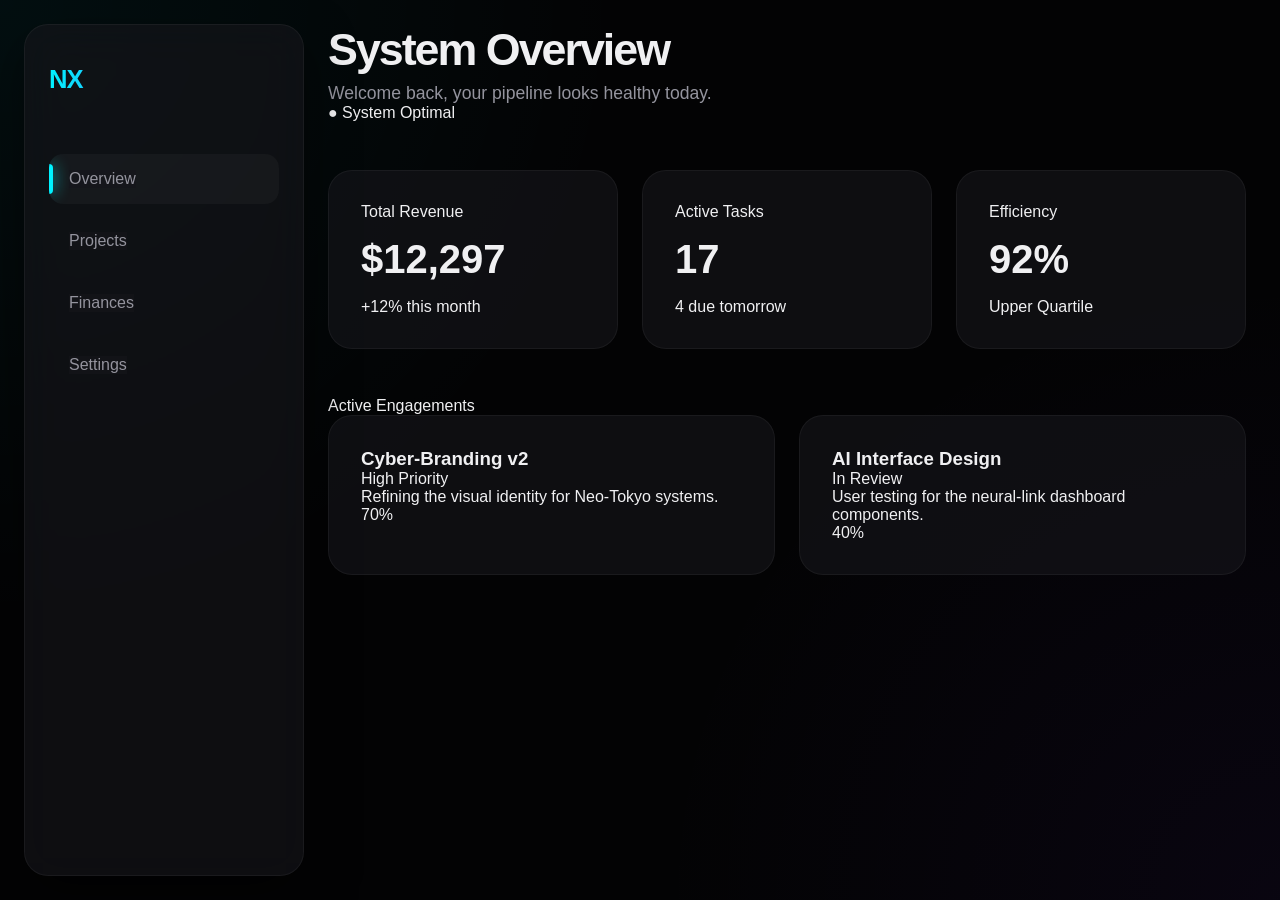
<file: index.html>
<!DOCTYPE html>
<html lang="en">
<head>
    <meta charset="UTF-8">
    <meta name="viewport" content="width=device-width, initial-scale=1.0">
    <title>Nexus Freelance OS</title>
    <link rel="stylesheet" href="dashboard.css">
    <script src="https://cdnjs.cloudflare.com/ajax/libs/gsap/3.12.2/gsap.min.js"></script>
</head>
<body>

    <main class="dashboard-wrapper">
        <nav class="sidebar">
            <div class="logo">NX</div>
            <ul class="nav-links">
                <li class="nav-item active"><a href="#">Overview</a></li>
                <li class="nav-item"><a href="projects.html">Projects</a></li>
                <li class="nav-item"><a href="finances.html">Finances</a></li>
                <li class="nav-item"><a href="settings.html">Settings</a></li>
            </ul>
        </nav>

        <section class="content-area">
            <div class="content-container">
                <header class="main-header">
                    <div class="header-text">
                        <h1 class="reveal-text">System Overview</h1>
                        <p class="subtitle">Welcome back, your pipeline looks healthy today.</p>
                    </div>
                    <div class="status-pill">● System Optimal</div>
                </header>

                <div class="stats-grid">
                    <div class="stat-card">
                        <span class="label">Total Revenue</span>
                        <h2 class="counter" data-target="12450">$0</h2>
                        <div class="trend positive">+12% this month</div>
                    </div>
                    <div class="stat-card">
                        <span class="label">Active Tasks</span>
                        <h2 class="counter" data-target="18">0</h2>
                        <div class="trend">4 due tomorrow</div>
                    </div>
                    <div class="stat-card">
                        <span class="label">Efficiency</span>
                        <h2 class="counter" data-target="94" data-suffix="%">0%</h2>
                        <div class="trend positive">Upper Quartile</div>
                    </div>
                </div>

                <div class="section-label">Active Engagements</div>
                <div class="project-feed">
                    <div class="project-card">
                        <div class="card-header">
                            <h3>Cyber-Branding v2</h3>
                            <span class="tag">High Priority</span>
                        </div>
                        <p>Refining the visual identity for Neo-Tokyo systems.</p>
                        <div class="progress-container">
                            <div class="progress-bar"><div class="progress-fill" style="width: 70%"></div></div>
                            <span class="percentage">70%</span>
                        </div>
                    </div>
                    
                    <div class="project-card">
                        <div class="card-header">
                            <h3>AI Interface Design</h3>
                            <span class="tag">In Review</span>
                        </div>
                        <p>User testing for the neural-link dashboard components.</p>
                        <div class="progress-container">
                            <div class="progress-bar"><div class="progress-fill" style="width: 40%"></div></div>
                            <span class="percentage">40%</span>
                        </div>
                    </div>
                </div>
            </div>
        </section>
    </main>

    <script>
        document.addEventListener("DOMContentLoaded", () => {
            // GSAP Counter Trick for Beast-Level Entry Effect
            const counters = document.querySelectorAll('.counter');
            
            counters.forEach(counter => {
                const target = parseInt(counter.getAttribute('data-target'));
                const isCurrency = counter.innerText.includes('$');
                const suffix = counter.getAttribute('data-suffix') || '';
                
                let countObj = { value: 0 };
                
                gsap.to(countObj, {
                    value: target,
                    duration: 1.8,
                    ease: "power3.out",
                    onUpdate: () => {
                        // Formatting currency vs normal counters
                        if (isCurrency) {
                            counter.innerText = `$${Math.floor(countObj.value).toLocaleString()}`;
                        } else {
                            counter.innerText = Math.floor(countObj.value) + suffix;
                        }
                    }
                });
            });

            // Smooth subtle entry for grid cards
            gsap.from(".stat-card", {
                opacity: 0,
                y: 20,
                stagger: 0.15,
                duration: 0.8,
                ease: "power2.out"
            });
        });
    </script>
</body>
</html>
</file>
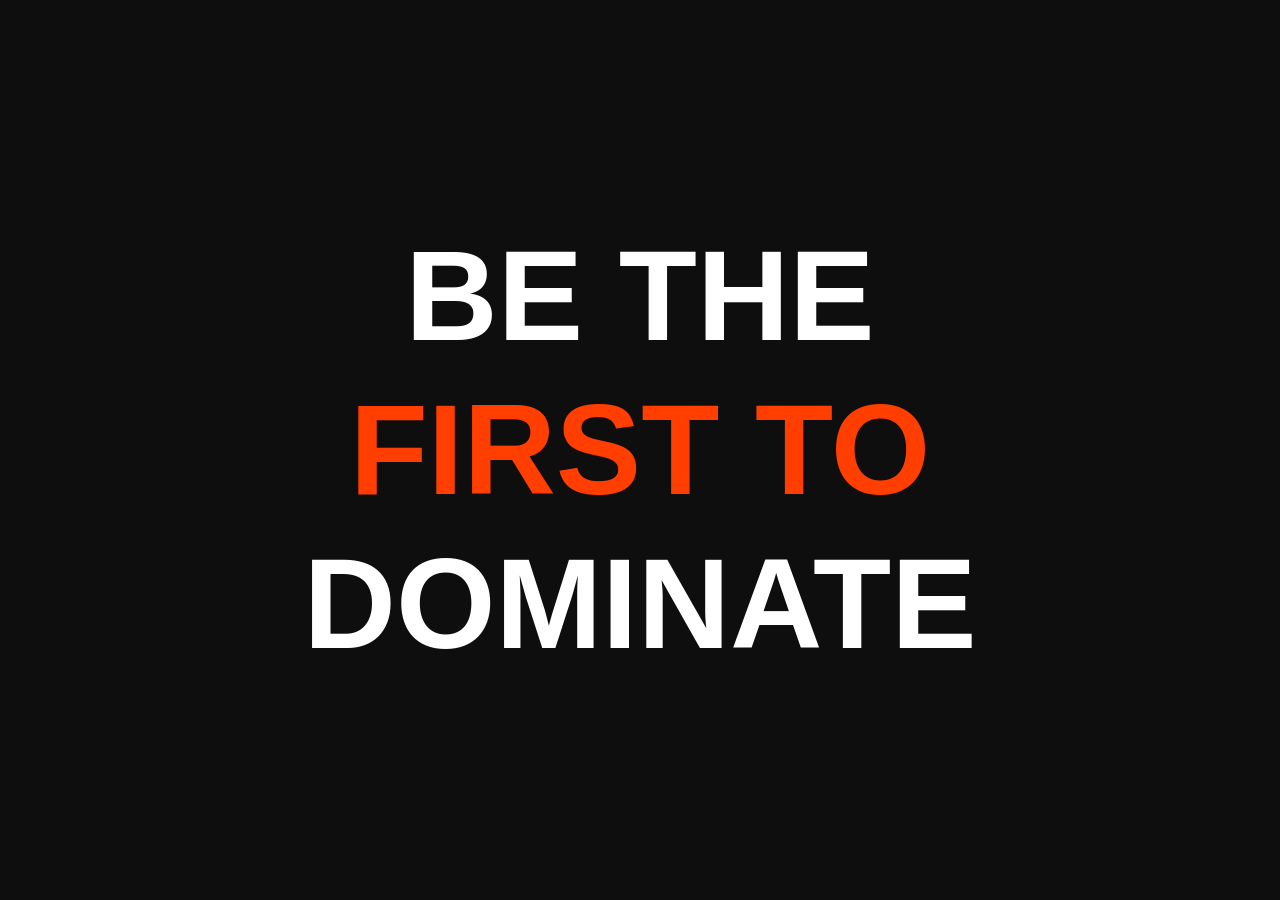
<file: animation.html>
<!DOCTYPE html>
<html lang="en">

<head>
    <meta charset="UTF-8">
    <meta name="viewport" content="width=device-width, initial-scale=1.0">
    <title>Document</title>
    <style>
      :root {
  --bg-color: #0e0e0e;
  --text-color: #fff;
  --accent-color: #ff3e00;
}

body {
  margin: 0;
  background: var(--bg-color);
  display: flex;
  justify-content: center;
  align-items: center;
  min-height: 100vh;
  font-family: 'Inter', sans-serif;
  overflow: hidden;
}

.kinetic-container {
  display: flex;
  flex-direction: column;
  align-items: center;
}

.text-block {
  overflow: hidden; /* Yeh letters ko 'hide' rakhta hai container ke bahar */
  height: 12vw; /* Responsive height */
  display: flex;
  align-items: center;
}

.layer {
  position: relative;
  display: block;
  font-size: 10vw; /* Responsive font size */
  font-weight: 900;
  color: var(--text-color);
  line-height: 1;
  transform: translateY(100%); /* Start position: Niche chhupa hua */
  animation: slideUp 0.8s cubic-bezier(0.77, 0, 0.175, 1) forwards;
}

/* Staggered Delay for responsiveness in timing */
.text-block:nth-child(1) .layer { animation-delay: 0.2s; }
.text-block:nth-child(2) .layer { animation-delay: 0.4s; color: var(--accent-color); }
.text-block:nth-child(3) .layer { animation-delay: 0.6s; }

@keyframes slideUp {
  to {
    transform: translateY(0); /* Final position: Center mein */
  }
}

/* Mobile optimizations */
@media (max-width: 600px) {
  .layer {
    font-size: 15vw; /* Mobile par thoda bada font */
  }
  .text-block {
    height: 18vw;
  }
}
    </style>
</head>

<div class="kinetic-container">
  <div class="text-block">
    <span class="layer" data-text="DESIGN">BE THE </span>
  </div>
  <div class="text-block">
    <span class="layer" data-text="DEVELOP">FIRST TO</span>
  </div>
  <div class="text-block">
    <span class="layer" data-text="DOMINATE">DOMINATE</span>
  </div>
</div>
</body>

</html>
</file>
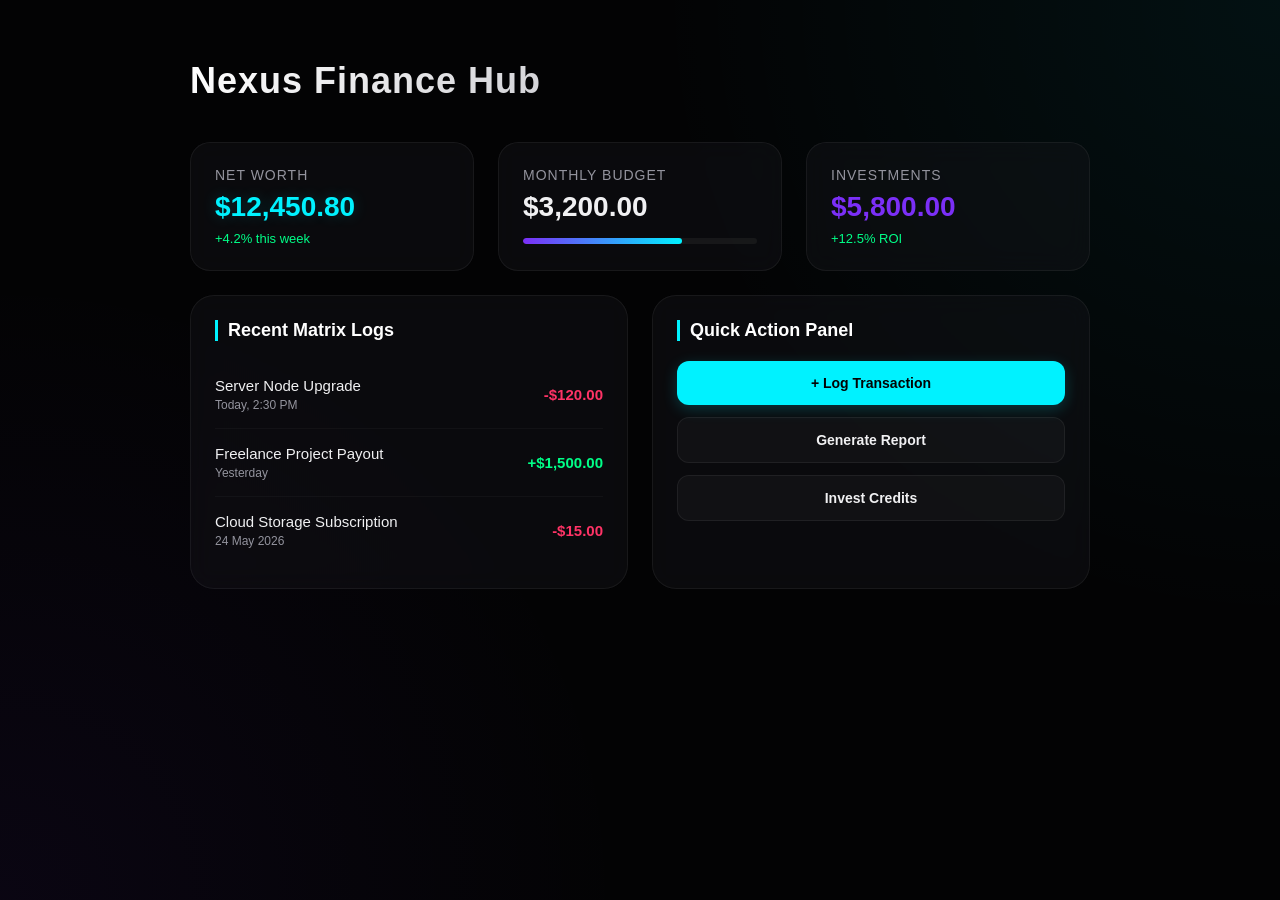
<file: finances.html>
<!DOCTYPE html>
<html lang="en">
<head>
    <meta charset="UTF-8">
    <meta name="viewport" content="width=device-width, initial-scale=1.0">
    <title>finances | nexus os</title>
    <link rel="stylesheet" href="finances.css">
</head>
<body>
    <div class="finance-container">
        <h1 class="title">Nexus Finance Hub</h1>
        
        <div class="stats-grid">
            <div class="stat-card" id="card-1">
                <div class="stat-label">Net Worth</div>
                <div class="stat-value text-glow">$12,450.80</div>
                <div class="stat-change positive">+4.2% this week</div>
            </div>
            <div class="stat-card" id="card-2">
                <div class="stat-label">Monthly Budget</div>
                <div class="stat-value">$3,200.00</div>
                <div class="progress-bar"><div class="progress" style="width: 68%;"></div></div>
            </div>
            <div class="stat-card" id="card-3">
                <div class="stat-label">Investments</div>
                <div class="stat-value" style="color: #7b2ff7;">$5,800.00</div>
                <div class="stat-change positive">+12.5% ROI</div>
            </div>
        </div>

        <div class="content-sections">
            <div class="section-box">
                <h2 class="section-title">Recent Matrix Logs</h2>
                <div class="log-item">
                    <div class="log-details">
                        <span class="log-name">Server Node Upgrade</span>
                        <span class="log-date">Today, 2:30 PM</span>
                    </div>
                    <span class="log-amount negative">-$120.00</span>
                </div>
                <div class="log-item">
                    <div class="log-details">
                        <span class="log-name">Freelance Project Payout</span>
                        <span class="log-date">Yesterday</span>
                    </div>
                    <span class="log-amount positive">+$1,500.00</span>
                </div>
                <div class="log-item">
                    <div class="log-details">
                        <span class="log-name">Cloud Storage Subscription</span>
                        <span class="log-date">24 May 2026</span>
                    </div>
                    <span class="log-amount negative">-$15.00</span>
                </div>
            </div>

            <div class="section-box control-panel">
                <h2 class="section-title">Quick Action Panel</h2>
                <div class="action-buttons">
                    <button class="btn btn-add" id="addLogBtn">+ Log Transaction</button>
                    <button class="btn btn-sec">Generate Report</button>
                    <button class="btn btn-sec">Invest Credits</button>
                </div>
            </div>
        </div>
    </div>

    <script>
        // Interactive Button Alert just to make it active
        document.getElementById('addLogBtn').addEventListener('click', () => {
            alert('Nexus Log System Initialized: Enter transaction amount...');
        });
    </script>
</body>
</html>
</file>
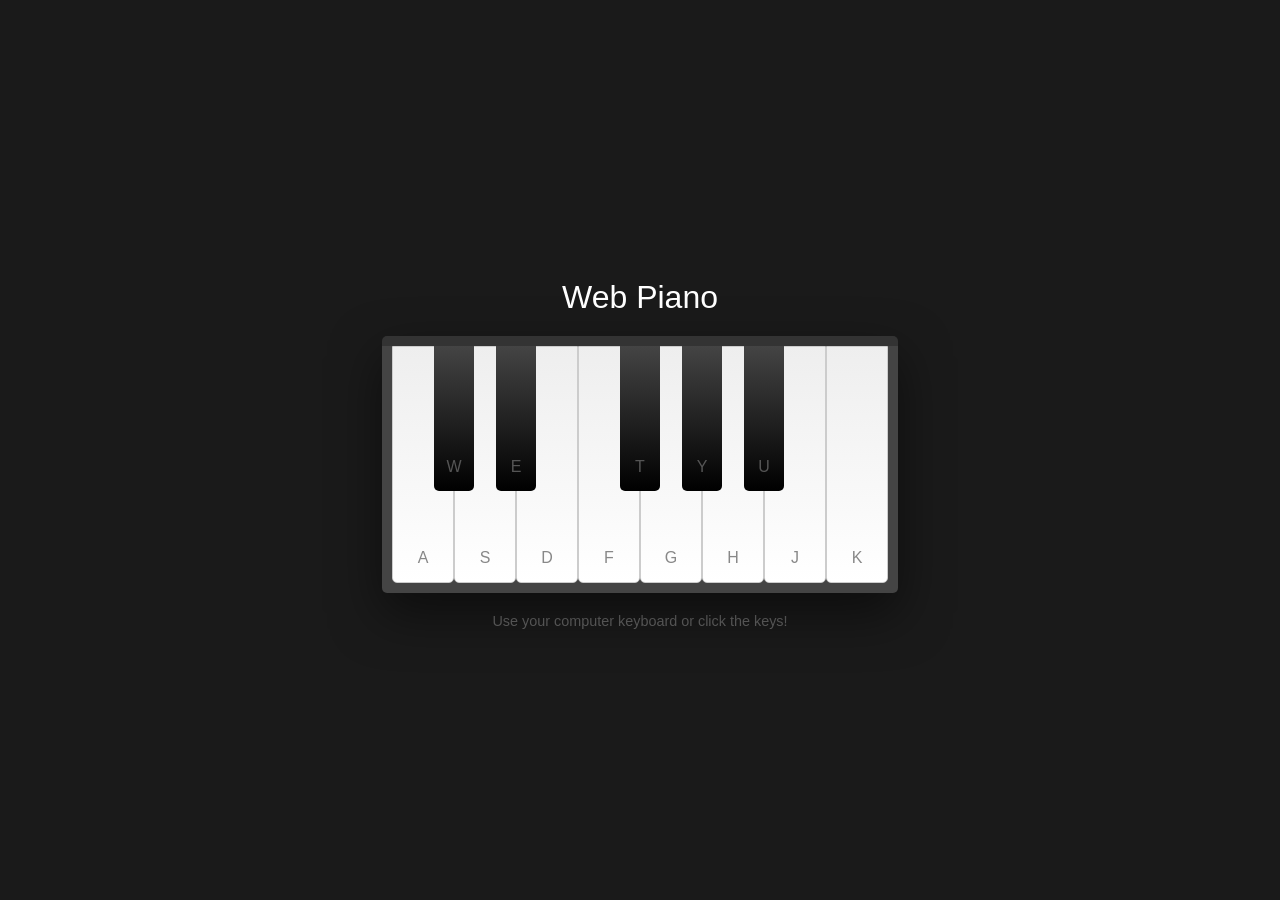
<file: piano.html>
<!DOCTYPE html>
<html lang="en">
<head>
    <meta charset="UTF-8">
    <meta name="viewport" content="width=device-width, initial-scale=1.0">
    <title>Pro JS Piano</title>
    <style>
        body {
            display: flex;
            flex-direction: column;
            justify-content: center;
            align-items: center;
            height: 100vh;
            background-color: #1a1a1a;
            margin: 0;
            color: white;
            font-family: 'Segoe UI', Tahoma, Geneva, Verdana, sans-serif;
        }

        h1 { margin-bottom: 20px; font-weight: 300; }

        .piano {
            display: flex;
            position: relative;
            box-shadow: 0 20px 50px rgba(0,0,0,0.5);
            border-top: 10px solid #333;
            padding: 0 10px 10px 10px;
            background: #444;
            border-radius: 5px;
        }

        .key {
            width: 60px;
            height: 220px;
            border: 1px solid #ccc;
            background: linear-gradient(to bottom, #eee 0%, #fff 100%);
            cursor: pointer;
            display: flex;
            flex-direction: column;
            justify-content: flex-end;
            align-items: center;
            padding-bottom: 15px;
            border-radius: 0 0 5px 5px;
            user-select: none;
            color: #888;
            transition: background 0.1s, transform 0.05s;
        }

        /* Black Keys */
        .key.black {
            width: 40px;
            height: 130px;
            background: linear-gradient(to bottom, #444 0%, #000 100%);
            border: none;
            color: #555;
            margin-left: -20px;
            margin-right: -20px;
            z-index: 2;
        }

        /* Active State (Visual Feedback) */
        .key.active {
            background: #add8e6; /* Light blue */
            transform: translateY(2px);
            color: #333;
        }

        .key.black.active {
            background: #4682b4; /* Steel blue */
            color: #fff;
        }

        .hint { margin-top: 20px; color: #666; font-size: 0.9em; }
    </style>
</head>
<body>

    <h1>Web Piano</h1>

    <div class="piano">
        <div class="key" data-key="a" data-note="261.63"><span>A</span></div>
        <div class="key black" data-key="w" data-note="277.18"><span>W</span></div>
        <div class="key" data-key="s" data-note="293.66"><span>S</span></div>
        <div class="key black" data-key="e" data-note="311.13"><span>E</span></div>
        <div class="key" data-key="d" data-note="329.63"><span>D</span></div>
        <div class="key" data-key="f" data-note="349.23"><span>F</span></div>
        <div class="key black" data-key="t" data-note="369.99"><span>T</span></div>
        <div class="key" data-key="g" data-note="392.00"><span>G</span></div>
        <div class="key black" data-key="y" data-note="415.30"><span>Y</span></div>
        <div class="key" data-key="h" data-note="440.00"><span>H</span></div>
        <div class="key black" data-key="u" data-note="466.16"><span>U</span></div>
        <div class="key" data-key="j" data-note="493.88"><span>J</span></div>
        <div class="key" data-key="k" data-note="523.25"><span>K</span></div>
    </div>

    <p class="hint">Use your computer keyboard or click the keys!</p>

    <script>
       const audioCtx = new (window.AudioContext || window.webkitAudioContext)();

function playNote(frequency, keyElement) {
    if (audioCtx.state === 'suspended') audioCtx.resume();

    // 1. Create Nodes
    const oscillator = audioCtx.createOscillator();
    const gainNode = audioCtx.createGain();
    const filter = audioCtx.createBiquadFilter();

    // 2. Configure Tone (Triangle + Low Pass Filter = Warmth)
    oscillator.type = 'circle';
    oscillator.frequency.setValueAtTime(frequency, audioCtx.currentTime);

    // Filter settings (Removes the "harsh" highs)
    filter.type = 'lowpass';
    filter.frequency.setValueAtTime(1000, audioCtx.currentTime); 
    filter.Q.setValueAtTime(1, audioCtx.currentTime);

    // 3. Aesthetic Volume Envelope (Soft Attack & Long Release)
    const now = audioCtx.currentTime;
    gainNode.gain.setValueAtTime(0, now);
    // Soft fade in (Attack)
    gainNode.gain.linearRampToValueAtTime(0.3, now + 0.05); 
    // Smooth fade out (Release)
    gainNode.gain.exponentialRampToValueAtTime(0.0001, now + 2.5);

    // 4. Connect the chain
    oscillator.connect(filter);
    filter.connect(gainNode);
    gainNode.connect(audioCtx.destination);

    // 5. Start and Stop
    oscillator.start(now);
    oscillator.stop(now + 2.5);

    // Visual Feedback
    keyElement.classList.add('active');
    setTimeout(() => keyElement.classList.remove('active'), 150);
}

// Click Logic
document.querySelectorAll('.key').forEach(key => {
    key.addEventListener('mousedown', () => {
        playNote(parseFloat(key.dataset.note), key);
    });
});

// Keyboard Logic
window.addEventListener('keydown', (e) => {
    const code = e.key.toLowerCase();
    const keyElement = document.querySelector(`.key[data-key="${code}"]`);
    if (keyElement && !e.repeat) {
        playNote(parseFloat(keyElement.dataset.note), keyElement);
    }
});
    </script>
</body>
</html>
</file>
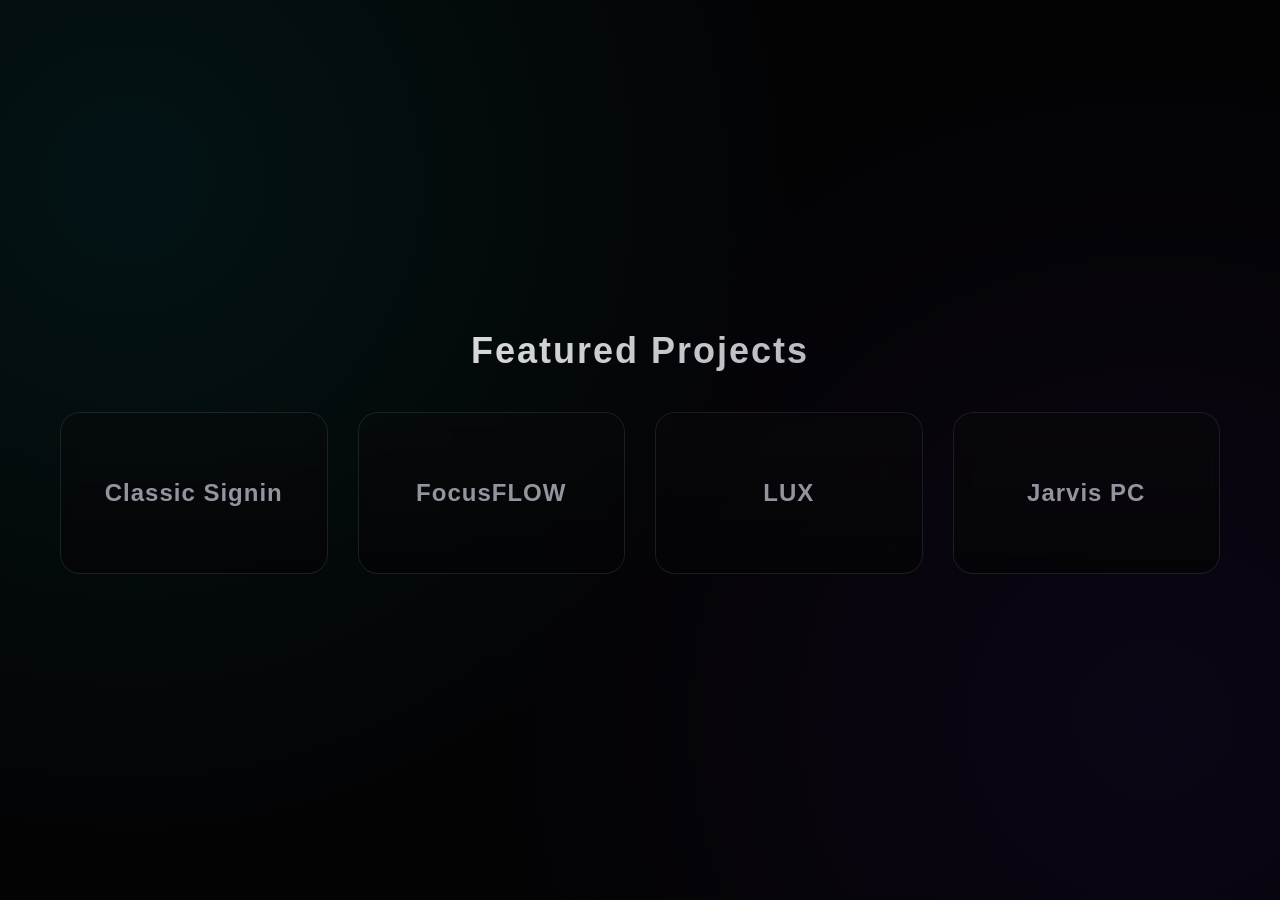
<file: projects.html>
<!DOCTYPE html>
<html lang="en">
<head>
    <meta charset="UTF-8">
    <meta name="viewport" content="width=device-width, initial-scale=1.0">
    <title>Projects Portfolio</title>
    <link rel="stylesheet" href="projects.css">
</head>
<body>
    <div class="container">
        <h1 class="title">Featured Projects</h1>
        <div class="main">
            <div class="mainbar">
                <a class="pro-cards" id="an-1" href="signin.html">
                    <div class="card-bg-img" style="background-image: url('https://images.unsplash.com/photo-1614064641938-3bbee52942c7?w=500&q=80');"></div>
                    <div class="card-overlay"></div>
                    <div class="text">Classic Signin</div>
                </a>
                
                <a class="pro-cards" id="an-2" href="productivity.html">
                    <div class="card-bg-img" style="background-image: url('https://images.unsplash.com/photo-1516321318423-f06f85e504b3?w=500&q=80');"></div>
                    <div class="card-overlay"></div>
                    <div class="text">FocusFLOW</div>
                </a>
                
                <a class="pro-cards" id="an-3" href="e-commerce.html">
                    <div class="card-bg-img" style="background-image: url('https://images.unsplash.com/photo-1563986768609-322da13575f3?w=500&q=80');"></div>
                    <div class="card-overlay"></div>
                    <div class="text">LUX</div>
                </a>
                
                <a class="pro-cards" id="an-4" href="#">
                    <div class="card-bg-img" style="background-image: url('https://images.unsplash.com/photo-1526374965328-7f61d4dc18c5?w=500&q=80');"></div>
                    <div class="card-overlay"></div>
                    <div class="text">Jarvis PC</div>
                </a>
            </div>
        </div>
    </div>
</body>
</html>
</file>
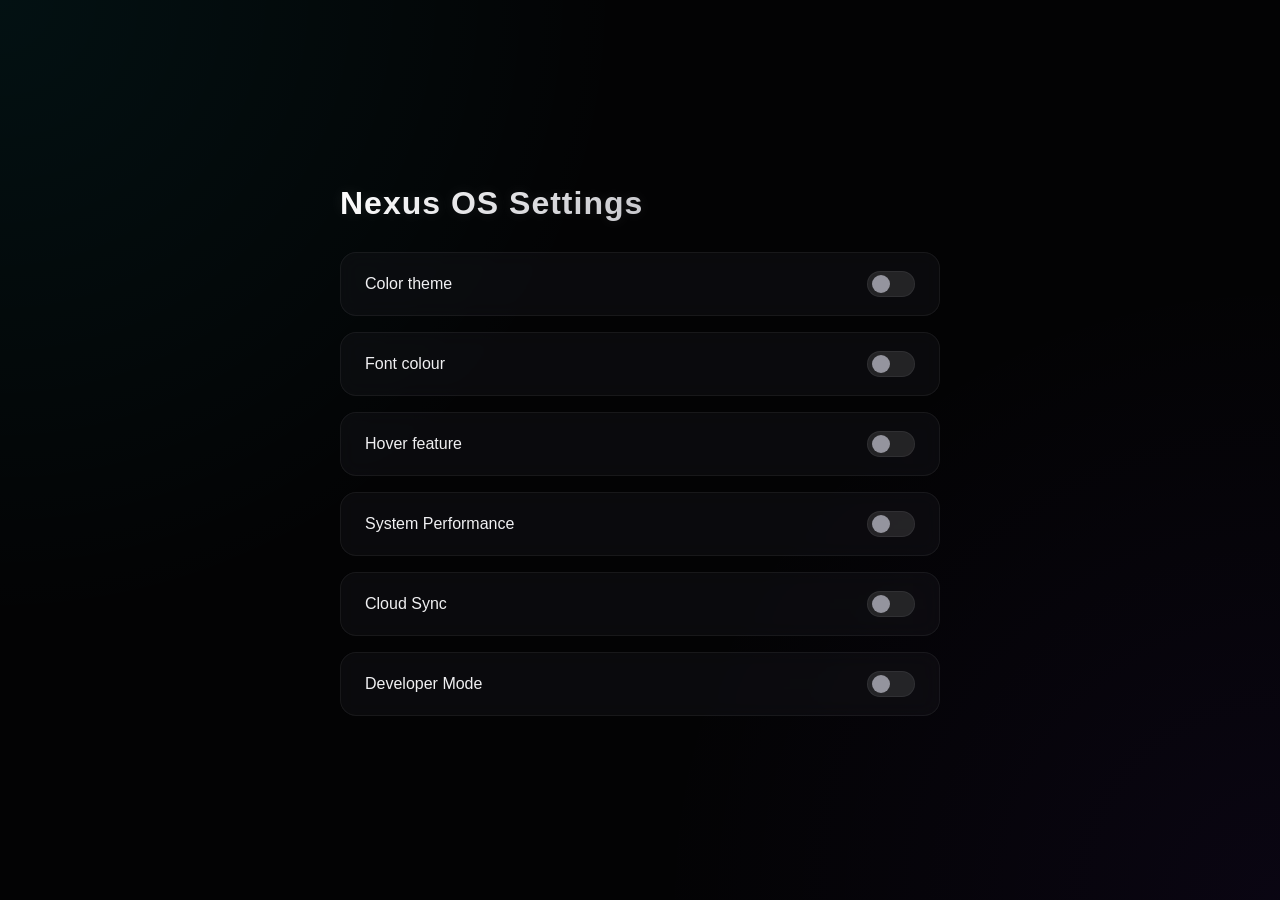
<file: settings.html>
<!DOCTYPE html>
<html lang="en">
<head>
    <meta charset="UTF-8">
    <meta name="viewport" content="width=device-width, initial-scale=1.0">
    <title>settings | nexus os</title>
    <link rel="stylesheet" href="settings.css">
</head>
<body>
    <div class="settings-container">
        <h1 class="title">Nexus OS Settings</h1>
        
        <div class="settings-list">
            <div class="bars">  
                <span class="setting-text">Color theme</span> 
                <div class="toggle-button">
                    <div class="scroll-circle"></div>
                </div>
            </div>
            
            <div class="bars">  
                <span class="setting-text">Font colour</span> 
                <div class="toggle-button">
                    <div class="scroll-circle"></div>
                </div>
            </div>
            
            <div class="bars"> 
                <span class="setting-text">Hover feature</span>
                <div class="toggle-button">
                    <div class="scroll-circle"></div>
                </div>
            </div>
            
            <div class="bars">
                <span class="setting-text">System Performance</span>
                <div class="toggle-button">
                    <div class="scroll-circle"></div>
                </div>
            </div>
            
            <div class="bars"> 
                <span class="setting-text">Cloud Sync</span>
                <div class="toggle-button">
                    <div class="scroll-circle"></div>
                </div>
            </div>
            
            <div class="bars">
                <span class="setting-text">Developer Mode</span>
                <div class="toggle-button">
                    <div class="scroll-circle"></div>
                </div>
            </div>
        </div>
    </div>

    <script>
        // Saare toggle buttons ko select karein
        const toggleButtons = document.querySelectorAll('.toggle-button');

        toggleButtons.forEach(button => {
            button.addEventListener('click', () => {
                // 'active' class ko toggle karein click par
                button.classList.toggle('active');
            });
        });
    </script>
</body>
</html>
</file>
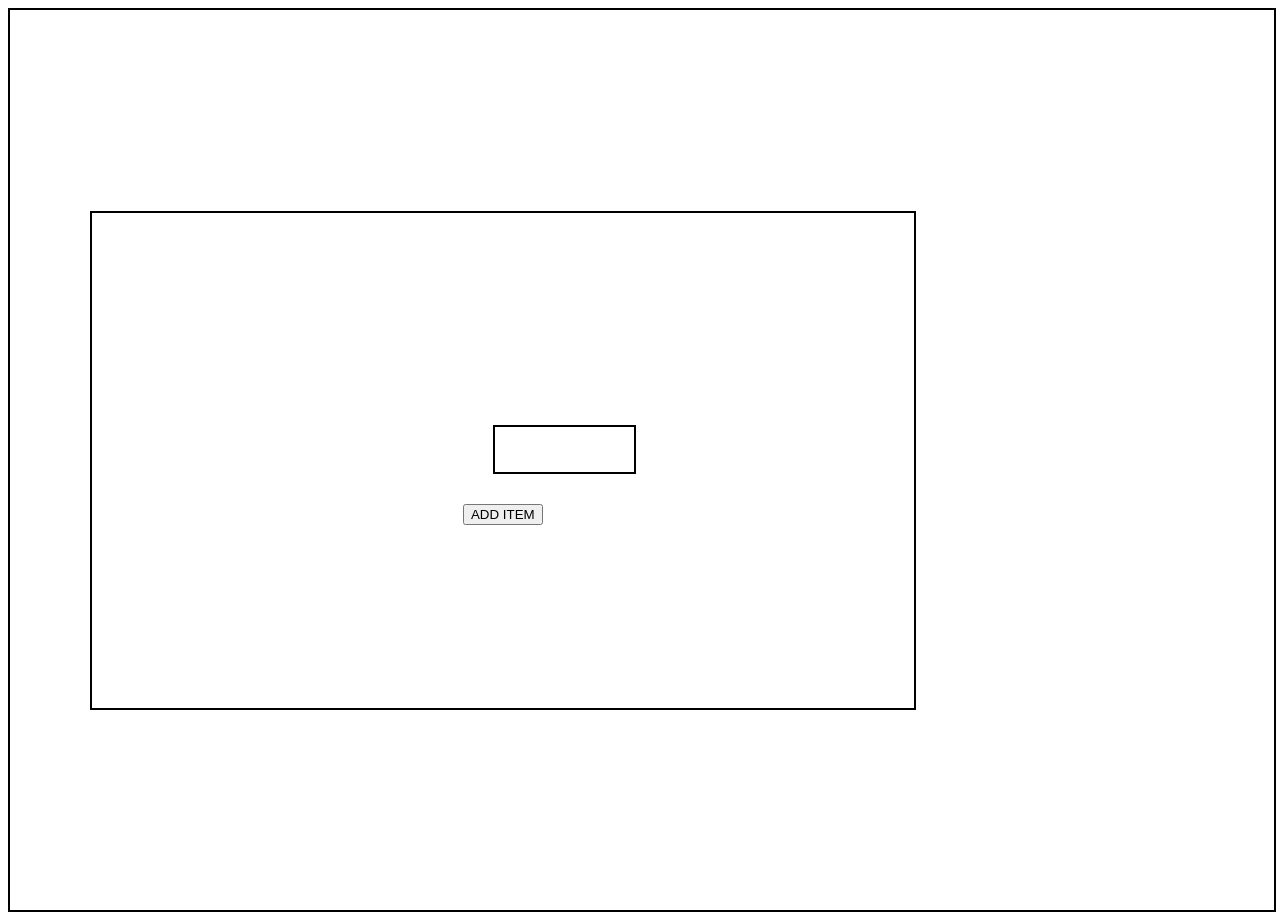
<file: shop-item.html>
<!DOCTYPE html>
<html lang="en">
<head>
    <meta charset="UTF-8">
    <meta name="viewport" content="width=device-width, initial-scale=1.0">
    <title>shop-item|e-commerce site</title>
    <link rel="stylesheet" href="style2.css">
</head>
<body>
    <div class="m-product">

        <div class="products">
            <div class="product-list">
                <div class="pr"  id="pr"></div>
            <button id="pr21" onclick="button()">ADD ITEM</button>
            </div>
        </div>
        
    </div>
    
    <script>
        let a = document.getElementById("pr21")
        function button(){
            document.createElement("")
        }

    </script>
</body>
</html>
</file>
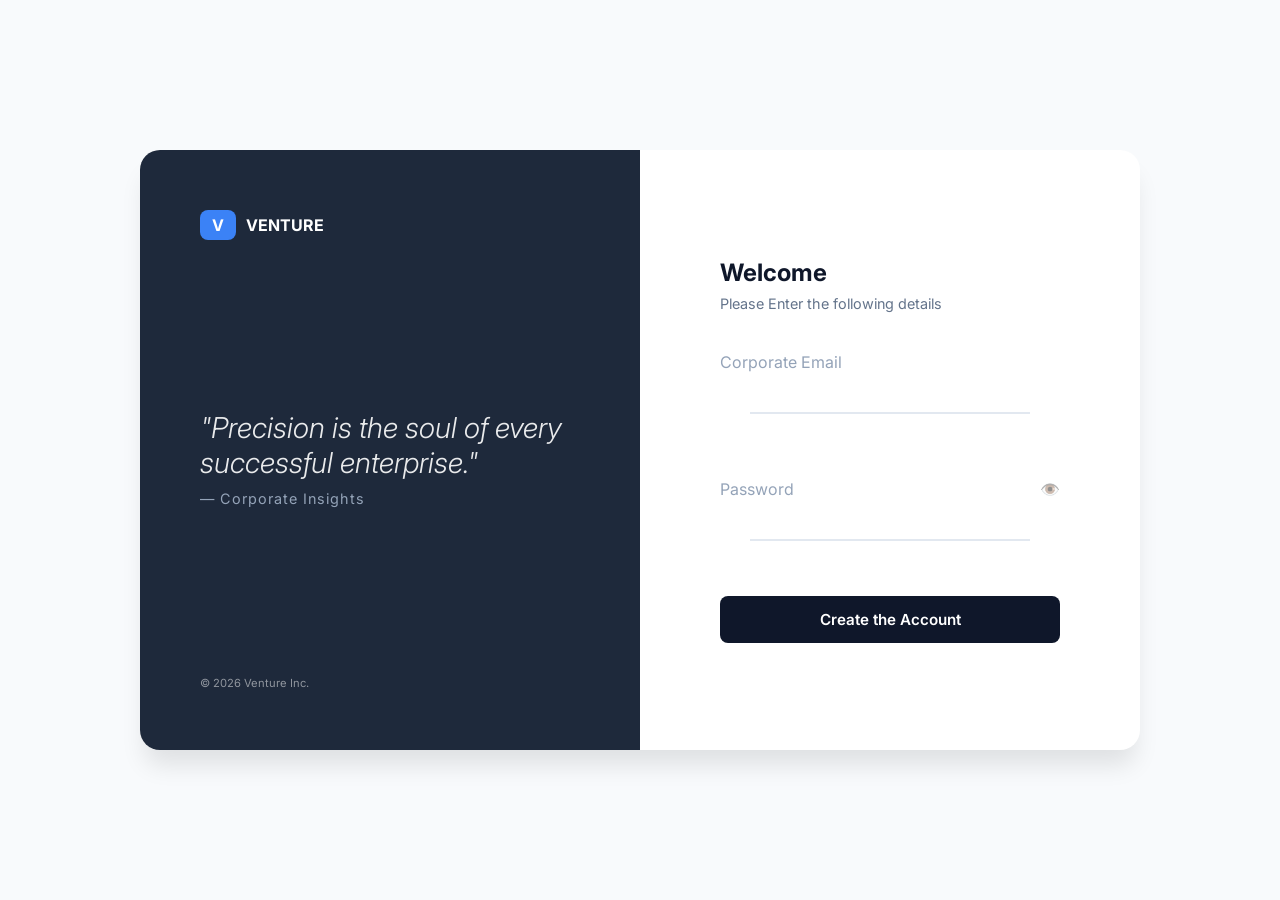
<file: signin.html>
<!DOCTYPE html>
<html lang="en">
<head>
    <meta charset="UTF-8">
    <meta name="viewport" content="width=device-width, initial-scale=1.0">
    <title>Enterprise Portal | Login</title>
    <link rel="stylesheet" href="sign.css">
    <link href="https://fonts.googleapis.com/css2?family=Inter:wght@400;500;600;700&display=swap" rel="stylesheet">
</head>
<body>

<div class="master-container">
        <div class="brand-section">
            <div class="logo-area">
                <div class="logo-icon">V</div>
                <span>VENTURE</span>
            </div>
            <div class="quote-area">
                <p class="quote-text">"Precision is the soul of every successful enterprise."</p>
                <p class="quote-author">— Corporate Insights</p>
            </div>
            <div class="legal-minimal">© 2026 Venture Inc.</div>
        </div>

        <div class="form-section">
            <div class="login-form">
                <h2>Welcome</h2>
                <p class="subtitle">Please Enter the following details</p>

                <form id="mainLoginForm">
                    <div class="input-group">
                        <input type="email" id="email" required placeholder=" ">
                        <label for="email">Corporate Email</label>
                    </div>

                    <div class="input-group">
                        <input type="password" id="passInput" required placeholder=" ">
                        <label for="passInput">Password</label>
                        <span class="toggle-password" onclick="togglePass()">👁️</span>
                    </div>

                    <button type="submit" class="login-btn" id="loginBtn">
                        <span class="btn-text">Create the Account</span>
                        <div class="spinner"></div>
                    </button>
                </form>

                
                </div>
            </div>
        </div>
    </div>

    <script src="script.js"></script>
</body>
</html>
</file>
<file: dashboard.css>
:root {
    --bg: #030304;
    --card-bg: rgba(23, 23, 28, 0.6);
    --accent: #00f2ff;
    --accent-glow: rgba(0, 242, 255, 0.15);
    --border: rgba(255, 255, 255, 0.05);
    --text-main: #f0f0f2;
    --text-dim: #94949e;
    --sidebar-width: 280px;
    --gap: 24px;
}

* { 
    box-sizing: border-box; 
    margin: 0; 
    padding: 0;
}

body {
    background-color: var(--bg);
    background-image: 
        radial-gradient(circle at 0% 0%, rgba(0, 242, 255, 0.05) 0%, transparent 40%),
        radial-gradient(circle at 100% 100%, rgba(123, 47, 247, 0.05) 0%, transparent 40%);
    color: var(--text-main);
    font-family: 'Inter', -apple-system, BlinkMacSystemFont, sans-serif;
    min-height: 100vh;
    display: flex;
    justify-content: center;
    overflow-x: hidden;
}

.dashboard-wrapper {
    display: grid;
    grid-template-columns: var(--sidebar-width) 1fr;
    grid-template-areas: "sidebar content";
    width: 100%;
    max-width: 1600px;
    height: 100vh;
    padding: var(--gap);
    gap: var(--gap);
}

/* --- SIDEBAR: The Glass Pillar --- */
.sidebar {
    grid-area: sidebar;
    background: var(--card-bg);
    backdrop-filter: blur(20px);
    border: 1px solid var(--border);
    border-radius: 24px;
    padding: 40px 24px;
    display: flex;
    flex-direction: column;
    box-shadow: 0 20px 50px rgba(0,0,0,0.5);
}

.logo {
    font-size: 1.6rem;
    font-weight: 900;
    background: linear-gradient(to right, var(--accent), #7b2ff7);
    -webkit-background-clip: text;
    -webkit-text-fill-color: transparent;
    margin-bottom: 60px;
    letter-spacing: -1px;
}

.nav-links {
    list-style: none;
    display: flex;
    flex-direction: column;
    gap: 12px;
}

.nav-item {
    position: relative;
    padding: 16px 20px;
    border-radius: 14px;
    color: var(--text-dim);
    font-weight: 500;
    cursor: pointer;
    transition: all 0.3s cubic-bezier(0.4, 0, 0.2, 1);
    display: flex;
    align-items: center;
    overflow: hidden;
}

.nav-item.active {
    color: var(--accent);
    background: rgba(255, 255, 255, 0.03);
}

.nav-item.active::before {
    content: '';
    position: absolute;
    left: 0;
    width: 4px;
    height: 60%;
    background: var(--accent);
    border-radius: 0 4px 4px 0;
    box-shadow: 0 0 15px var(--accent);
}

.nav-item:hover {
    color: var(--text-main);
    background: rgba(255, 255, 255, 0.05);
}

/* --- CONTENT AREA: The Main Stage --- */
.content-area {
    grid-area: content;
    overflow-y: auto;
    padding-right: 10px; /* Space for scrollbar */
}

/* Custom Scrollbar */
.content-area::-webkit-scrollbar { width: 6px; }
.content-area::-webkit-scrollbar-thumb { 
    background: var(--border); 
    border-radius: 10px; 
}

.main-header {
    margin-bottom: 48px;
}

.reveal-text {
    font-size: 2.8rem;
    font-weight: 800;
    letter-spacing: -2px;
    margin-bottom: 8px;
}

.subtitle { color: var(--text-dim); font-size: 1.1rem; }

/* --- CARDS: The Holographic Look --- */
.stats-grid {
    display: grid;
    grid-template-columns: repeat(3, 1fr);
    gap: var(--gap);
    margin-bottom: 48px;
}

.stat-card, .project-card {
    background: var(--card-bg);
    border: 1px solid var(--border);
    border-radius: 24px;
    padding: 32px;
    position: relative;
    transition: transform 0.4s ease, border-color 0.4s ease;
}

.stat-card:hover, .project-card:hover {
    border-color: rgba(0, 242, 255, 0.3);
}

.counter {
    font-size: 2.5rem;
    font-weight: 700;
    margin: 16px 0;
    font-variant-numeric: tabular-nums;
}

.project-feed {
    display: grid;
    grid-template-columns: repeat(2, 1fr);
    gap: var(--gap);
}
a{
    background-color: var(--card-bg);
    box-shadow: none;
    text-decoration: none;
    color: var(--text-dim);
}
/* --- RESPONSIVE ENGINE --- */
@media (max-width: 1200px) {
    .stats-grid { grid-template-columns: repeat(2, 1fr); }
}

@media (max-width: 950px) {
    .dashboard-wrapper {
        grid-template-columns: 1fr;
        grid-template-areas: "sidebar" "content";
        height: auto;
        padding: 16px;
    }

    .sidebar {
        padding: 20px;
        flex-direction: row;
        justify-content: space-between;
        align-items: center;
        height: 80px;
    }

    .logo { margin-bottom: 0; }

    .nav-links {
        flex-direction: row;
        gap: 8px;
    }

    .nav-item {
        padding: 10px 14px;
        font-size: 0.85rem;
    }

    .nav-item.active::before {
        height: 4px;
        width: 40%;
        left: 30%;
        bottom: 0;
        border-radius: 4px 4px 0 0;
    }
}

@media (max-width: 650px) {
    .stats-grid, .project-feed {
        grid-template-columns: 1fr;
    }
    
    .nav-item span { font-size: 0.75rem; }
    
    .reveal-text { font-size: 2rem; }
}
</file>
<file: finances.css>
:root {
    --bg: #030304;
    --card-bg: rgba(23, 23, 28, 0.4);
    --accent: #00f2ff;
    --accent-glow: rgba(0, 242, 255, 0.2);
    --border: rgba(255, 255, 255, 0.06);
    --text-main: #f0f0f2;
    --text-dim: #94949e;
    --success: #00ff88;
    --danger: #ff3366;
    --gap: 24px;
}

* {
    box-sizing: border-box;
    margin: 0;
    padding: 0;
}

body {
    background-color: var(--bg);
    background-image: 
        radial-gradient(circle at 100% 0%, rgba(0, 242, 255, 0.06) 0%, transparent 40%), 
        radial-gradient(circle at 0% 100%, rgba(123, 47, 247, 0.06) 0%, transparent 40%);
    color: var(--text-main);
    font-family: 'Inter', -apple-system, BlinkMacSystemFont, sans-serif;
    min-height: 100vh;
    display: flex;
    justify-content: center;
    align-items: flex-start;
    padding: 60px 20px;
}

.finance-container {
    width: 100%;
    max-width: 900px;
    animation: pageEntry 0.8s cubic-bezier(0.25, 1, 0.5, 1) forwards;
}

.title {
    font-size: 36px;
    font-weight: 700;
    letter-spacing: 1px;
    margin-bottom: 40px;
    background: linear-gradient(135deg, #fff 0%, var(--text-dim) 100%);
    -webkit-background-clip: text;
    -webkit-text-fill-color: transparent;
}

/* Grid layout for Cards */
.stats-grid {
    display: grid;
    grid-template-columns: repeat(auto-fit, minmax(250px, 1fr));
    gap: var(--gap);
    margin-bottom: var(--gap);
}

.stat-card {
    background: var(--card-bg);
    border: 1px solid var(--border);
    border-radius: 20px;
    padding: 24px;
    backdrop-filter: blur(12px);
    -webkit-backdrop-filter: blur(12px);
    transition: all 0.4s cubic-bezier(0.25, 1, 0.5, 1);
    opacity: 0;
}

/* Card entry delays */
#card-1 { animation: cardSlide 0.6s cubic-bezier(0.25, 1, 0.5, 1) 0.1s forwards; }
#card-2 { animation: cardSlide 0.6s cubic-bezier(0.25, 1, 0.5, 1) 0.2s forwards; }
#card-3 { animation: cardSlide 0.6s cubic-bezier(0.25, 1, 0.5, 1) 0.3s forwards; }

.stat-card:hover {
    transform: translateY(-6px);
    border-color: var(--accent);
    box-shadow: 0 15px 30px var(--accent-glow);
}

.stat-label {
    font-size: 14px;
    color: var(--text-dim);
    margin-bottom: 8px;
    text-transform: uppercase;
    letter-spacing: 1px;
}

.stat-value {
    font-size: 28px;
    font-weight: 700;
    margin-bottom: 8px;
}

.text-glow {
    text-shadow: 0 0 15px var(--accent-glow);
    color: var(--accent);
}

.stat-change {
    font-size: 13px;
    font-weight: 500;
}

.positive { color: var(--success); }
.negative { color: var(--danger); }

/* Progress bar for budget */
.progress-bar {
    width: 100%;
    height: 6px;
    background: rgba(255, 255, 255, 0.05);
    border-radius: 10px;
    overflow: hidden;
    margin-top: 15px;
}

.progress {
    height: 100%;
    background: linear-gradient(90deg, #7b2ff7, var(--accent));
    border-radius: 10px;
}

/* Two Column Bottom Layout */
.content-sections {
    display: grid;
    grid-template-columns: repeat(auto-fit, minmax(350px, 1fr));
    gap: var(--gap);
}

.section-box {
    background: var(--card-bg);
    border: 1px solid var(--border);
    border-radius: 24px;
    padding: 24px;
    backdrop-filter: blur(12px);
    -webkit-backdrop-filter: blur(12px);
}

.section-title {
    font-size: 18px;
    font-weight: 600;
    margin-bottom: 20px;
    color: #fff;
    border-left: 3px solid var(--accent);
    padding-left: 10px;
}

/* Transaction Item Styling */
.log-item {
    display: flex;
    justify-content: space-between;
    align-items: center;
    padding: 16px 0;
    border-bottom: 1px solid rgba(255, 255, 255, 0.03);
}

.log-item:last-child { border: none; }

.log-details {
    display: flex;
    flex-direction: column;
    gap: 4px;
}

.log-name {
    font-size: 15px;
    font-weight: 500;
}

.log-date {
    font-size: 12px;
    color: var(--text-dim);
}

.log-amount {
    font-size: 15px;
    font-weight: 600;
}

/* Control Panel Buttons */
.action-buttons {
    display: flex;
    flex-direction: column;
    gap: 12px;
}

.btn {
    width: 100%;
    padding: 14px;
    border-radius: 12px;
    font-size: 14px;
    font-weight: 600;
    cursor: pointer;
    transition: all 0.3s ease;
}

.btn-add {
    background: var(--accent);
    border: none;
    color: #030304;
    box-shadow: 0 4px 15px var(--accent-glow);
}

.btn-add:hover {
    transform: translateY(-2px);
    box-shadow: 0 8px 25px var(--accent-glow);
    background: #fff;
}

.btn-sec {
    background: rgba(255, 255, 255, 0.03);
    border: 1px solid var(--border);
    color: var(--text-main);
}

.btn-sec:hover {
    background: rgba(255, 255, 255, 0.08);
    border-color: rgba(255, 255, 255, 0.2);
    color: #fff;
}

/* Keyframe Animations */
@keyframes pageEntry {
    from { opacity: 0; transform: translateY(30px); }
    to { opacity: 1; transform: translateY(0); }
}

@keyframes cardSlide {
    from { opacity: 0; transform: translateY(20px); }
    to { opacity: 1; transform: translateY(0); }
}

/* Mobile Responsiveness */
@media (max-width: 500px) {
    body { padding: 30px 10px; }
    .content-sections { grid-template-columns: 1fr; }
}
</file>
<file: projects.css>
:root {
    --bg: #030304;
    --card-bg: rgba(23, 23, 28, 0.6);
    --accent: #00f2ff;
    --accent-glow: rgba(0, 242, 255, 0.25);
    --border: rgba(255, 255, 255, 0.08);
    --text-main: #f0f0f2;
    --text-dim: #94949e;
    --gap: 30px;
    --glass: rgba(255, 255, 255, 0.02);
}

body {
    background-color: var(--bg);
    background-image: 
        radial-gradient(circle at 10% 20%, rgba(0, 242, 255, 0.07) 0%, transparent 50%),
        radial-gradient(circle at 90% 80%, rgba(123, 47, 247, 0.07) 0%, transparent 50%);
    color: var(--text-main);
    font-family: 'Segoe UI', Roboto, sans-serif;
    min-height: 100vh;
    margin: 0;
    display: flex;
    justify-content: center;
    align-items: center;
}

.container {
    width: 100%;
    max-width: 1200px;
    padding: 40px 20px;
    box-sizing: border-box;
}

.title {
    font-size: 36px;
    font-weight: 700;
    text-align: center;
    letter-spacing: 2px;
    margin-bottom: 20px;
    background: linear-gradient(135deg, #fff 0%, var(--text-dim) 100%);
    -webkit-background-clip: text;
    -webkit-text-fill-color: transparent;
    animation: entry 0.8s cubic-bezier(0.25, 1, 0.5, 1) forwards;
}

.mainbar {
    display: grid;
    grid-template-columns: repeat(auto-fit, minmax(250px, 1fr));
    gap: var(--gap);
    padding: 20px 0;
}

/* Card Container */
.pro-cards {
    position: relative; /* Layers ko strictly box ke andar rakhne ke liye */
    display: flex;
    align-items: center;
    justify-content: center;
    height: 160px;
    background: var(--glass);
    border: 1px solid var(--border);
    border-radius: 20px;
    text-decoration: none;
    overflow: hidden; /* Taaki zooming image card se bahar na nikle */
    backdrop-filter: blur(12px);
    -webkit-backdrop-filter: blur(12px);
    transition: all 0.4s cubic-bezier(0.25, 1, 0.5, 1);
    opacity: 0;
}

/* Entry Animation Trigger */
#an-1 { animation: entry 0.6s cubic-bezier(0.25, 1, 0.5, 1) 0.1s forwards; }
#an-2 { animation: entry 0.6s cubic-bezier(0.25, 1, 0.5, 1) 0.2s forwards; }
#an-3 { animation: entry 0.6s cubic-bezier(0.25, 1, 0.5, 1) 0.3s forwards; }
#an-4 { animation: entry 0.6s cubic-bezier(0.25, 1, 0.5, 1) 0.4s forwards; }

/* Background Image Layer */
.card-bg-img {
    position: absolute;
    top: 0;
    left: 0;
    width: 100%;
    height: 100%;
    background-size: cover;
    background-position: center;
    opacity: 0.05; /* Shuruat mein bilkul minimal dikhega */
    transition: transform 0.6s cubic-bezier(0.25, 1, 0.5, 1), opacity 0.4s ease;
    z-index: 1;
}

/* Dark Overlay Layer taaki text hamesha readable rahe */
.card-overlay {
    position: absolute;
    top: 0;
    left: 0;
    width: 100%;
    height: 100%;
    background: linear-gradient(180deg, rgba(3, 3, 4, 0.4) 0%, rgba(3, 3, 4, 0.8) 100%);
    transition: background 0.4s ease;
    z-index: 2;
}

/* Card Text */
.text {
    position: relative;
    font-size: 24px;
    font-weight: 600;
    color: var(--text-dim);
    letter-spacing: 1px;
    z-index: 3; /* Sabse upar dikhega */
    transition: all 0.4s ease;
}

/* Hover Effects (The Magic Point) */
.pro-cards:hover {
    transform: translateY(-8px);
    border-color: var(--accent);
    box-shadow: 0 15px 35px var(--accent-glow), inset 0 0 15px rgba(0, 242, 255, 0.15);
}

/* Hover par background image zoom hogi aur uski opacity badhegi */
.pro-cards:hover .card-bg-img {
    transform: scale(1.12); /* 12% scale zoom */
    opacity: 0.35; /* Cyberpunk image pop-up high brightness */
}

/* Hover par text neon banega aur thoda upar move hoga balance ke liye */
.pro-cards:hover .text {
    color: var(--accent);
    text-shadow: 0 0 15px var(--accent-glow), 0 0 5px #fff;
    transform: translateY(-2px);
}

@keyframes entry {
    from {
        transform: translateY(40px);
        opacity: 0;
    }
    to {
        transform: translateY(0);
        opacity: 1;
    }
}
</file>
<file: settings.css>
:root {
    --bg: #030304;
    --card-bg: rgba(23, 23, 28, 0.4);
    --accent: #00f2ff;
    --accent-glow: rgba(0, 242, 255, 0.25);
    --border: rgba(255, 255, 255, 0.06);
    --text-main: #f0f0f2;
    --text-dim: #94949e;
    --gap: 16px;
}

* {
    box-sizing: border-box;
    margin: 0;
    padding: 0;
}

body {
    background-color: var(--bg);
    background-image: 
        radial-gradient(circle at 0% 0%, rgba(0, 242, 255, 0.06) 0%, transparent 40%), 
        radial-gradient(circle at 100% 100%, rgba(123, 47, 247, 0.06) 0%, transparent 40%);
    color: var(--text-main);
    font-family: 'Inter', -apple-system, BlinkMacSystemFont, sans-serif;
    min-height: 100vh;
    display: flex;
    justify-content: center;
    align-items: center;
    padding: 20px;
}

/* Center Container for Responsiveness */
.settings-container {
    width: 100%;
    max-width: 600px; /* Desktop par elegant look ke liye width control */
    animation: fadeIn 0.8s cubic-bezier(0.25, 1, 0.5, 1) forwards;
}

.title {
    font-size: 32px;
    font-weight: 700;
    letter-spacing: 1px;
    margin-bottom: 30px;
    text-shadow: 0 0 15px rgba(255, 255, 255, 0.1);
    background: linear-gradient(135deg, #fff 0%, var(--text-dim) 100%);
    -webkit-background-clip: text;
    -webkit-text-fill-color: transparent;
}

/* Responsive Grid for Settings Rows */
.settings-list {
    display: flex;
    flex-direction: column;
    gap: var(--gap);
}

/* Settings Row Card */
.bars {
    background-color: var(--card-bg);
    border: 1px solid var(--border);
    padding: 0 24px;
    height: 64px;
    border-radius: 16px;
    backdrop-filter: blur(10px);
    -webkit-backdrop-filter: blur(10px);
    
    display: flex;
    justify-content: space-between; /* Text left mein aur Switch right mein */
    align-items: center;
    
    transition: all 0.3s ease;
}

.bars:hover {
    border-color: rgba(0, 242, 255, 0.3);
    background-color: rgba(23, 23, 28, 0.7);
    transform: translateX(4px); /* Premium interaction animation */
}

.setting-text {
    font-size: 16px;
    font-weight: 500;
    color: var(--text-main);
}

/* --- THE FUTURISTIC SWITCH --- */
.toggle-button {
    width: 48px;
    height: 26px;
    background-color: rgba(255, 255, 255, 0.1);
    border: 1px solid var(--border);
    border-radius: 30px;
    position: relative;
    cursor: pointer;
    transition: all 0.3s cubic-bezier(0.4, 0, 0.2, 1);
}

.scroll-circle {
    width: 18px;
    height: 18px;
    background-color: var(--text-dim);
    border-radius: 50%;
    position: absolute;
    top: 3px;
    left: 4px;
    transition: all 0.3s cubic-bezier(0.4, 0, 0.2, 1);
}

/* Hovering on the Switch */
.toggle-button:hover {
    border-color: rgba(255, 255, 255, 0.3);
}

/* JavaScript active (ON) State */
.toggle-button.active {
    background-color: var(--accent);
    border-color: var(--accent);
    box-shadow: 0 0 12px var(--accent-glow);
}

.toggle-button.active .scroll-circle {
    left: 24px; /* Perfectly smooth sliding motion */
    background-color: #030304; /* Dark cutout contrast style */
}

/* Smooth Page Load Entry Animation */
@keyframes fadeIn {
    from {
        opacity: 0;
        transform: translateY(20px);
    }
    to {
        opacity: 1;
        transform: translateY(0);
    }
}
</file>
<file: style2.css>
.m-product{
    border: 2px solid;
    position: relative;
    display: flex;
    justify-items: center;
    align-items: center;
    height: 100vh;
    width: 100% ;
}
.products{
    display: flex;
    justify-content: center;
    align-items: center;
    border: 2px solid ;
    width: 65%;
    height: 55vh;
    position: relative;
    left: 5rem;
}
.pr{
    
    border: 2px solid black;
    margin: 30px;
    height: 5vh;
    width: 175%;
}
</file>
<file: sign.css>
* {
    margin: 0;
    padding: 0;
    box-sizing: border-box;
    font-family: 'Inter', sans-serif;
}

body {
    background-color: #f8fafc;
    min-height: 100vh;
    display: flex;
    justify-content: center;
    align-items: center;
}

.master-container {
    background: #fff;
    width: 95%;
    max-width: 1000px;
    min-height: 600px;
    border-radius: 20px;
    display: flex;
    overflow: hidden;
    box-shadow: 0 20px 25px -5px rgba(0, 0, 0, 0.1);
}

/* BRAND SECTION */
.brand-section {
    flex: 1;
    background: #1e293b;
    color: white;
    padding: 60px;
    display: flex;
    flex-direction: column;
    justify-content: space-between;
}

.logo-area { display: flex; align-items: center; gap: 10px; font-weight: 700; }
.logo-icon { background: #3b82f6; padding: 5px 12px; border-radius: 8px; }

.quote-text { font-size: 1.8rem; font-weight: 300; font-style: italic; opacity: 0.9; }
.quote-author { margin-top: 10px; font-size: 0.9rem; letter-spacing: 1px; color: #94a3b8; }
.legal-minimal { font-size: 0.7rem; opacity: 0.5; }

/* FORM SECTION */
.form-section { flex: 1; padding: 60px; display: flex; align-items: center; }
.login-form { width: 100%; max-width: 340px; margin: 0 auto; }

h2 { font-size: 1.5rem; color: #0f172a; margin-bottom: 8px; }
.subtitle { color: #64748b; font-size: 0.9rem; margin-bottom: 30px; }

/* SSO BUTTONS */
.sso-wrapper { display: flex; gap: 10px; margin-bottom: 25px; }
.sso-btn {
    flex: 1;
    display: flex;
    align-items: center;
    justify-content: center;
    gap: 8px;
    padding: 10px;
    border: 1px solid #e2e8f0;
    background: #fff;
    border-radius: 8px;
    cursor: pointer;
    font-size: 0.85rem;
    font-weight: 500;
    transition: all 0.2s cubic-bezier(0.4, 0, 0.2, 1);
}

.sso-btn:hover {
    background: #f1f5f9;
    transform: translateY(-2px);
    box-shadow: 0 4px 6px -1px rgba(0,0,0,0.05);
}

.sso-btn img { width: 18px; }

.divider {
    text-align: center;
    border-bottom: 1px solid #f1f5f9;
    line-height: 0.1em;
    margin: 20px 0 30px;
}
.divider span { background:#fff; padding:0 10px; color: #94a3b8; font-size: 0.75rem; text-transform: uppercase; }

/* INPUT GROUPS - Fixed to prevent label collision */
.input-group { position: relative; margin-bottom: 25px; margin-top: 20px;}
.input-group input {
    width: 100%;
    padding: 10px 0;
    border: none;
    border-bottom: 2px solid #e2e8f0;
    outline: none;
    font-size: 1rem;
    transition: border-color 0.3s ease;
    background: transparent;
}

.input-group label {
    position: absolute;
    left: 0; top: 10px;
    color: #94a3b8;
    transition: all 0.3s ease;
    pointer-events: none;
}

/* Logic: Keep label up if focused OR if input is not empty (placeholder hidden) */
.input-group input:focus ~ label,
.input-group input:not(:placeholder-shown) ~ label,
.input-group input:valid ~ label {
    top: -15px; 
    font-size: 0.75rem; 
    color: #3b82f6; 
    font-weight: 600;
}

.input-group input:focus { border-bottom-color: #3b82f6; }

.toggle-password {
    position: absolute; right: 0; top: 10px;
    cursor: pointer; opacity: 0.5; transition: opacity 0.2s;
}

/* LOGIN BUTTON & SPINNER */
.login-btn {
    width: 100%;
    padding: 14px;
    background: #0f172a;
    color: white;
    border: none;
    border-radius: 8px;
    font-size: 0.95rem;
    font-weight: 600;
    cursor: pointer;
    transition: all 0.3s;
    position: relative;
    display: flex;
    justify-content: center;
    align-items: center;
}

.login-btn:hover { background: #1e293b; }
.login-btn:disabled { cursor: not-allowed; background: #334155; }

.spinner {
    display: none;
    width: 20px;
    height: 20px;
    border: 3px solid rgba(255,255,255,0.3);
    border-top-color: #fff;
    border-radius: 50%;
    animation: spin 0.8s linear infinite;
    position: absolute;
    top: 50%;
    left: 50%;
    transform: translate(-50%, -50%);
}

@keyframes spin {
    from { transform: translate(-50%, -50%) rotate(0deg); }
    to { transform: translate(-50%, -50%) rotate(360deg); }
}

.loading .btn-text { visibility: hidden; opacity: 0; }
.loading .spinner { display: block; }

.footer-links { text-align: center; margin-top: 25px; }
.footer-links a { font-size: 0.85rem; color: #3b82f6; text-decoration: none; }
.legal { margin-top: 15px; color: #cbd5e1; font-size: 0.75rem; }

/* RESPONSIVENESS */
@media (max-width: 768px) {
    .master-container { flex-direction: column; border-radius: 0; width: 100%; min-height: 100vh; }
    .brand-section { padding: 49px; flex: 0; text-align: center; }
    .quote-text { font-size: 1.2rem; margin-top: 20px; }
    .form-section { padding: 40px 30px; }
}
@media (min-width: 790px){
    .input-group{padding: 30px;}
}
</file>
